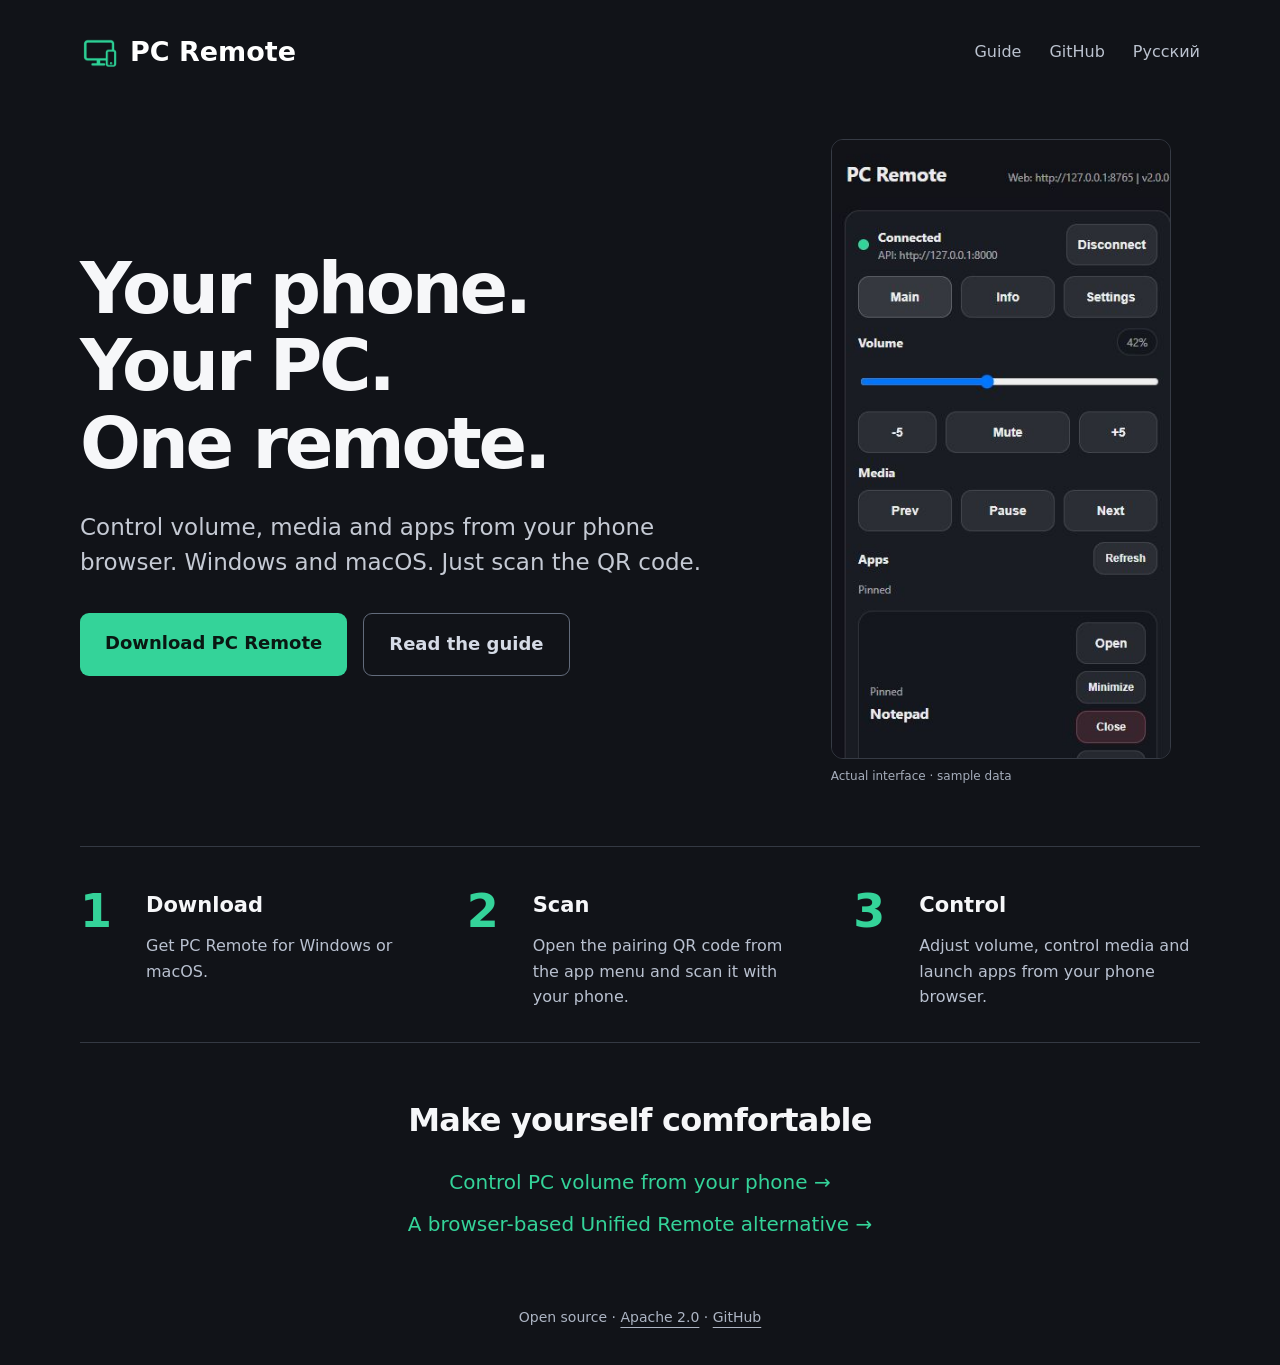
<file: site/index.html>
<!doctype html><html lang="en"><head><meta charset="utf-8"><meta name="viewport" content="width=device-width,initial-scale=1"><title>PC Remote — Control your PC or Mac from your phone browser</title><meta name="description" content="Control Windows or macOS volume, media and apps from Android or iPhone. Scan a QR code and use your browser. Free and open source."><meta name="theme-color" content="#111318"><link rel="canonical" href="https://mimaxon1.github.io/pc-remote/"><link rel="alternate" hreflang="ru" href="https://mimaxon1.github.io/pc-remote/ru/"><link rel="alternate" hreflang="en" href="https://mimaxon1.github.io/pc-remote/"><meta property="og:type" content="website"><meta property="og:title" content="PC Remote — Control your PC or Mac from your phone browser"><meta property="og:description" content="Control Windows or macOS volume, media and apps from Android or iPhone. Scan a QR code and use your browser. Free and open source."><meta property="og:url" content="https://mimaxon1.github.io/pc-remote/"><meta property="og:image" content="https://mimaxon1.github.io/pc-remote/assets/icon-512.png"><meta name="twitter:card" content="summary"><link rel="icon" href="assets/favicon.ico"><link rel="stylesheet" href="assets/style.css"><meta name="google-site-verification" content="b7jNO_bGwQRI9VNgt_EIz-l9uTp53AnBVvjVFn05sAQ" /></head><body><header><a class="brand" href=""><img src="assets/icon-192.png" alt="" width="40" height="40">PC Remote</a><nav aria-label="Navigation"><a href="guide/">Guide</a><a href="https://github.com/mimaxon1/pc-remote">GitHub</a><a href="ru/" lang="ru">Русский</a></nav></header><main><section class="hero"><div><h1>Your phone.<br>Your PC.<br>One remote.</h1><p class="lead">Control volume, media and apps from your phone browser. Windows and macOS. Just scan the QR code.</p><div class="actions"><a class="button" href="https://github.com/mimaxon1/pc-remote/releases/latest">Download PC Remote</a><a class="button secondary" href="guide/">Read the guide</a></div></div><figure class="preview"><img src="assets/controller-en.jpg" alt="PC Remote phone controller: volume, media and apps" width="390" height="940"><figcaption>Actual interface · sample data</figcaption></figure></section><section class="steps" aria-label="Setup"><div class="step"><b>1</b><div><h3>Download</h3><p>Get PC Remote for Windows or macOS.</p></div></div><div class="step"><b>2</b><div><h3>Scan</h3><p>Open the pairing QR code from the app menu and scan it with your phone.</p></div></div><div class="step"><b>3</b><div><h3>Control</h3><p>Adjust volume, control media and launch apps from your phone browser.</p></div></div></section><section class="guides"><h2>Make yourself comfortable</h2><a href="control-pc-volume-from-phone/">Control PC volume from your phone →</a><a href="unified-remote-alternative/">A browser-based Unified Remote alternative →</a></section></main><footer>Open source · <a href="https://github.com/mimaxon1/pc-remote/blob/main/LICENSE">Apache 2.0</a> · <a href="https://github.com/mimaxon1/pc-remote">GitHub</a></footer></body></html>
</file>
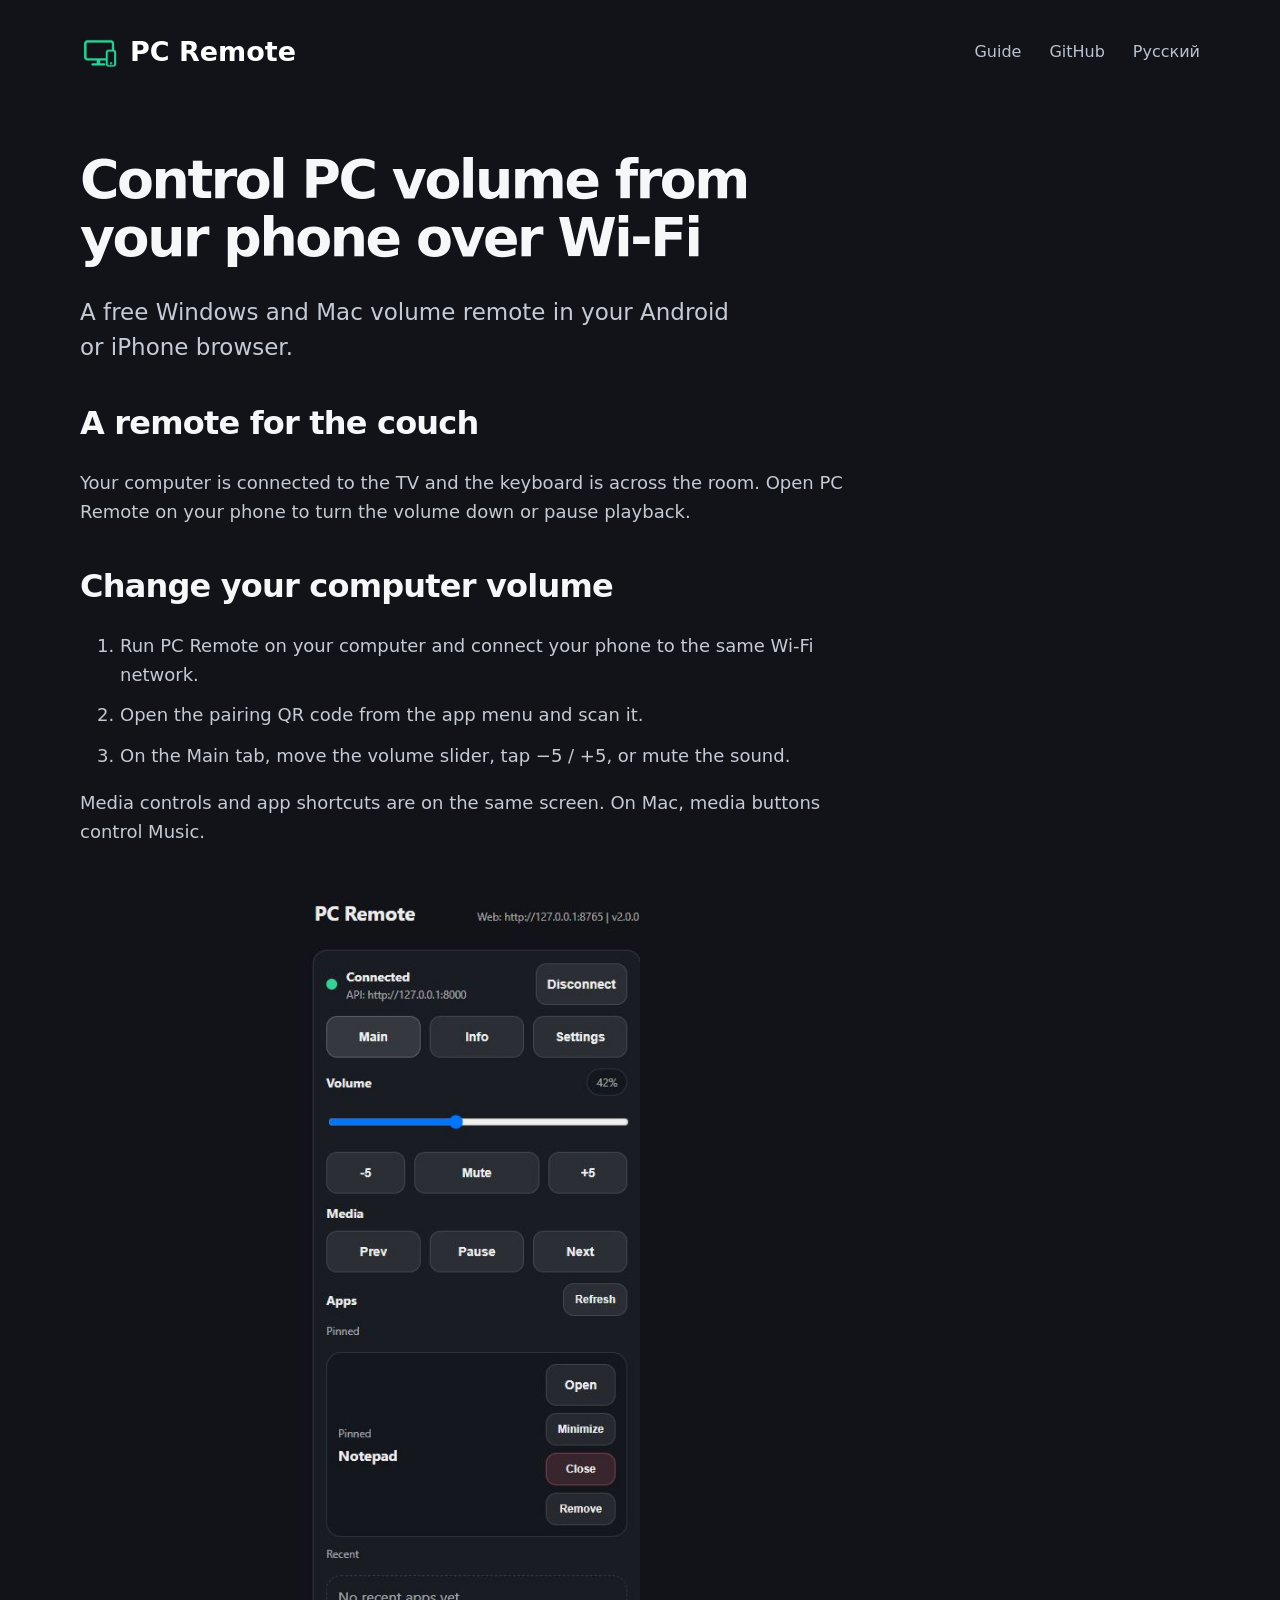
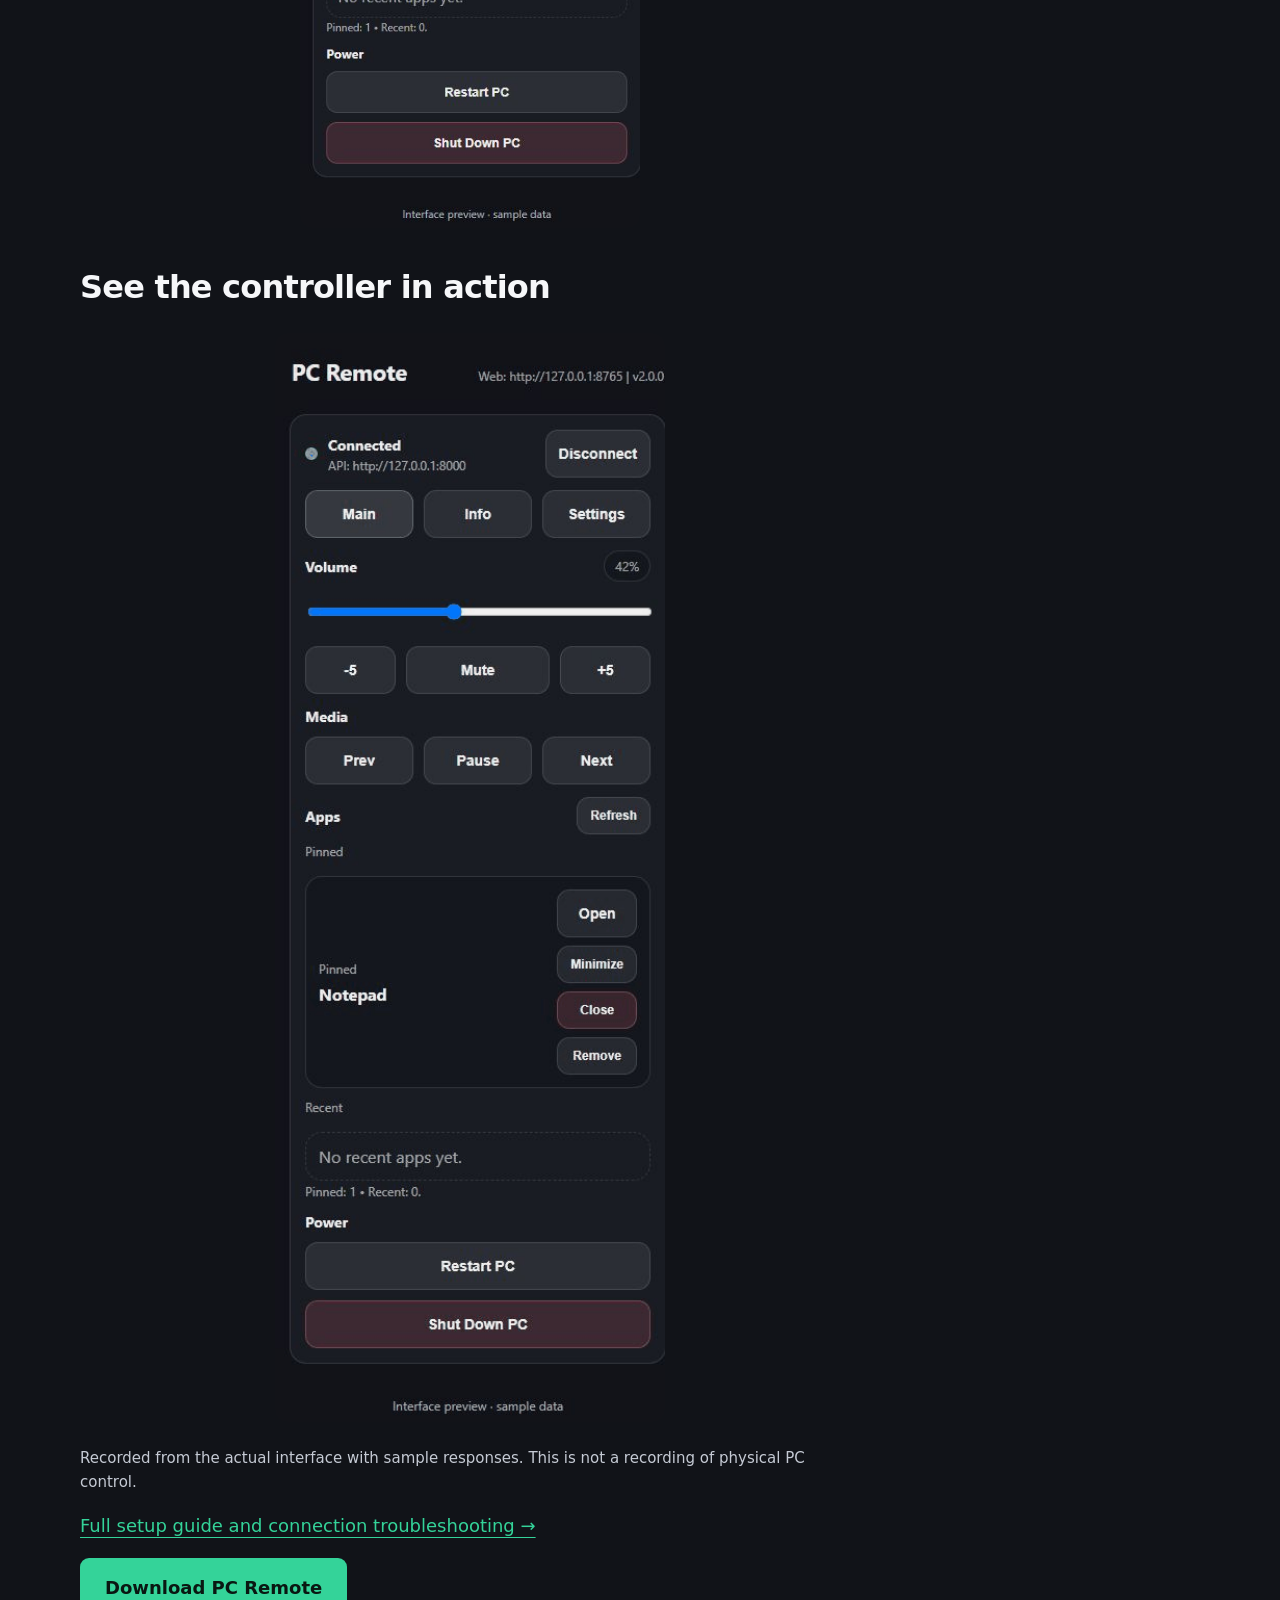
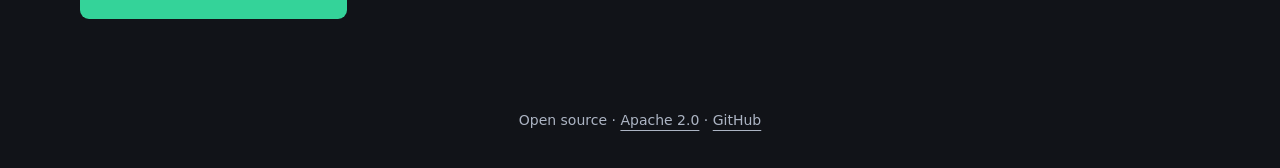
<file: site/control-pc-volume-from-phone/index.html>
<!doctype html><html lang="en"><head><meta charset="utf-8"><meta name="viewport" content="width=device-width,initial-scale=1"><title>Control PC volume from your phone over Wi-Fi | PC Remote</title><meta name="description" content="A free Windows and Mac volume remote in your Android or iPhone browser."><meta name="theme-color" content="#111318"><link rel="canonical" href="https://mimaxon1.github.io/pc-remote/control-pc-volume-from-phone/"><link rel="alternate" hreflang="ru" href="https://mimaxon1.github.io/pc-remote/ru/control-pc-volume-from-phone/"><link rel="alternate" hreflang="en" href="https://mimaxon1.github.io/pc-remote/control-pc-volume-from-phone/"><meta property="og:type" content="website"><meta property="og:title" content="Control PC volume from your phone over Wi-Fi | PC Remote"><meta property="og:description" content="A free Windows and Mac volume remote in your Android or iPhone browser."><meta property="og:url" content="https://mimaxon1.github.io/pc-remote/control-pc-volume-from-phone/"><meta property="og:image" content="https://mimaxon1.github.io/pc-remote/assets/icon-512.png"><meta name="twitter:card" content="summary"><link rel="icon" href="../assets/favicon.ico"><link rel="stylesheet" href="../assets/style.css"></head><body><header><a class="brand" href="../"><img src="../assets/icon-192.png" alt="" width="40" height="40">PC Remote</a><nav aria-label="Navigation"><a href="../guide/">Guide</a><a href="https://github.com/mimaxon1/pc-remote">GitHub</a><a href="../ru/control-pc-volume-from-phone/" lang="ru">Русский</a></nav></header><main><article class="article"><h1>Control PC volume from your phone over Wi-Fi</h1><p class="lead">A free Windows and Mac volume remote in your Android or iPhone browser.</p><h2>A remote for the couch</h2><p>Your computer is connected to the TV and the keyboard is across the room. Open PC Remote on your phone to turn the volume down or pause playback.</p><h2>Change your computer volume</h2><ol><li>Run PC Remote on your computer and connect your phone to the same Wi-Fi network.</li><li>Open the pairing QR code from the app menu and scan it.</li><li>On the Main tab, move the volume slider, tap −5 / +5, or mute the sound.</li></ol><p>Media controls and app shortcuts are on the same screen. On Mac, media buttons control Music.</p><img class="shot" src="../assets/controller-en.jpg" alt="PC Remote volume slider and media buttons" width="390"><h2>See the controller in action</h2><img class="demo" src="../assets/controller-demo.gif" alt="Volume control interface demonstration"><p class="note">Recorded from the actual interface with sample responses. This is not a recording of physical PC control.</p><p><a href="../guide/">Full setup guide and connection troubleshooting →</a></p><p><a class="button" href="https://github.com/mimaxon1/pc-remote/releases/latest">Download PC Remote</a></p></article></main><footer>Open source · <a href="https://github.com/mimaxon1/pc-remote/blob/main/LICENSE">Apache 2.0</a> · <a href="https://github.com/mimaxon1/pc-remote">GitHub</a></footer></body></html>
</file>
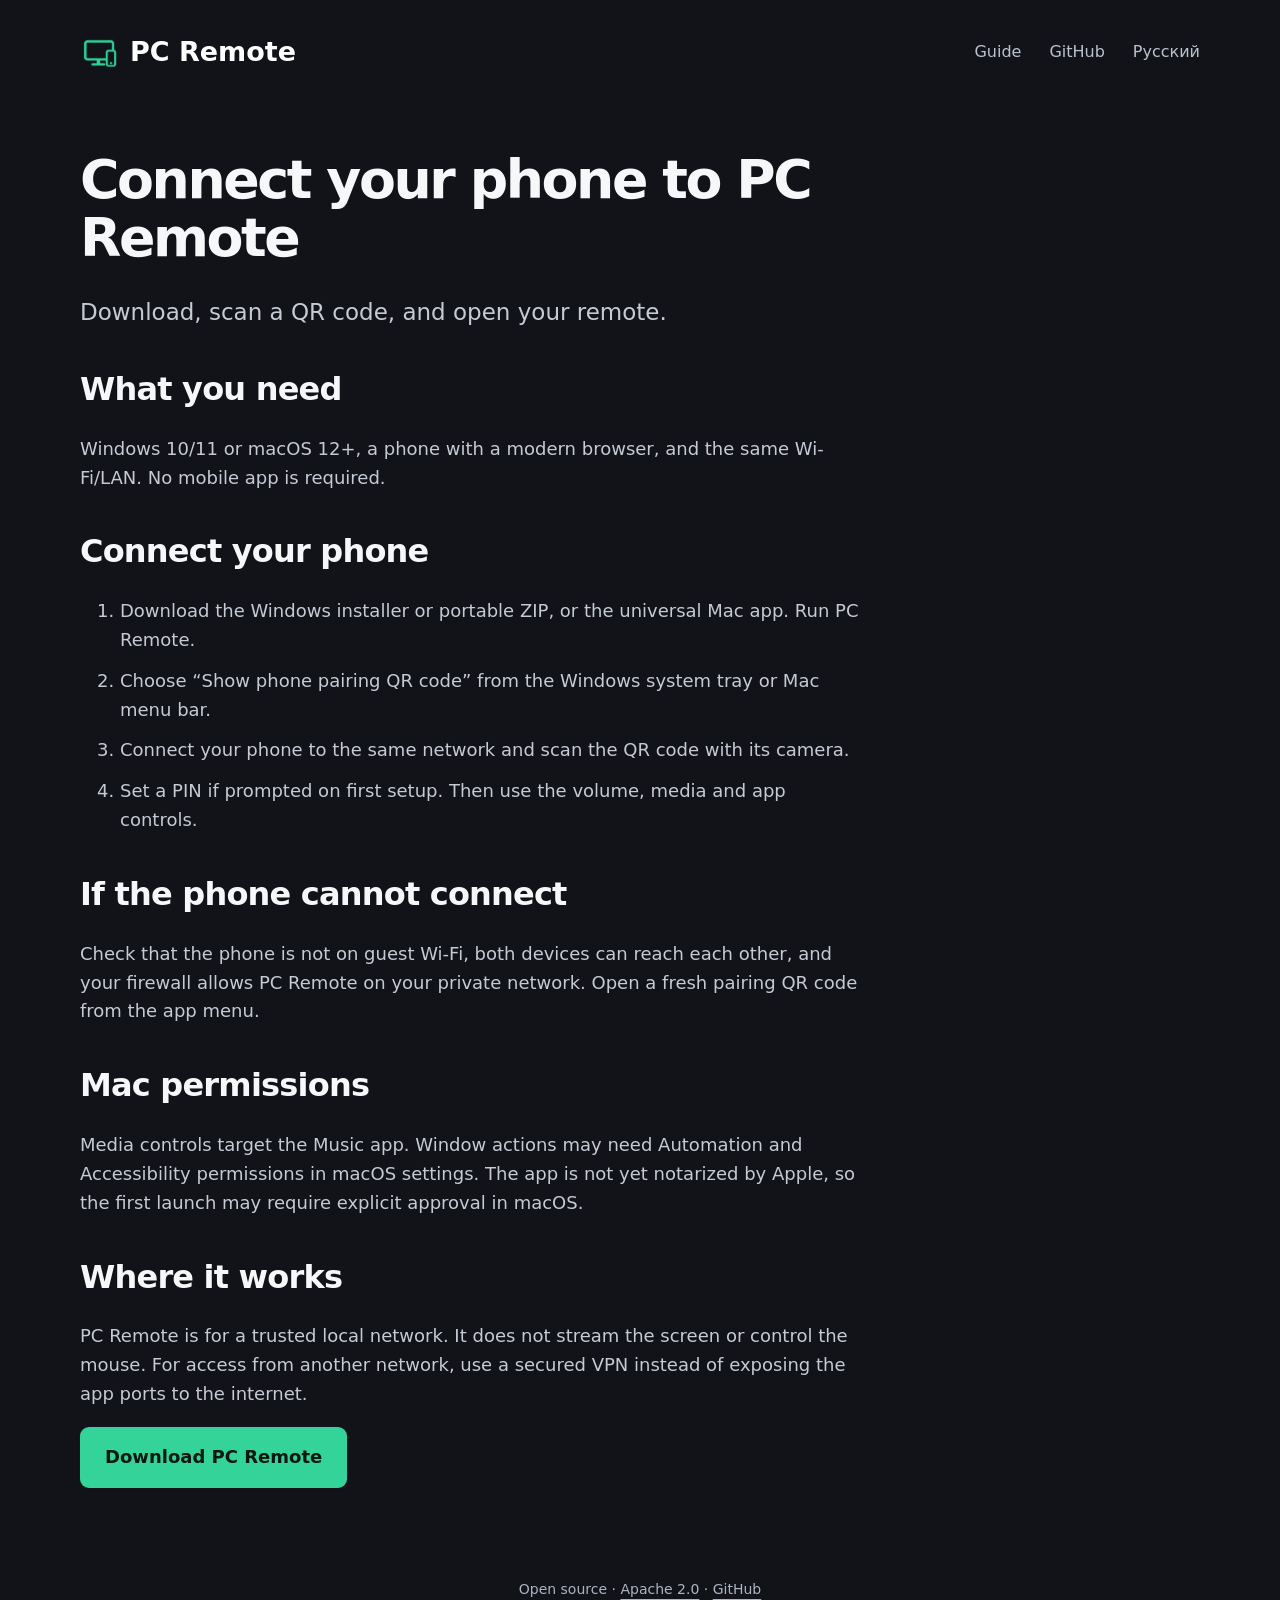
<file: site/guide/index.html>
<!doctype html><html lang="en"><head><meta charset="utf-8"><meta name="viewport" content="width=device-width,initial-scale=1"><title>Connect your phone to PC Remote | PC Remote</title><meta name="description" content="Download, scan a QR code, and open your remote."><meta name="theme-color" content="#111318"><link rel="canonical" href="https://mimaxon1.github.io/pc-remote/guide/"><link rel="alternate" hreflang="ru" href="https://mimaxon1.github.io/pc-remote/ru/guide/"><link rel="alternate" hreflang="en" href="https://mimaxon1.github.io/pc-remote/guide/"><meta property="og:type" content="website"><meta property="og:title" content="Connect your phone to PC Remote | PC Remote"><meta property="og:description" content="Download, scan a QR code, and open your remote."><meta property="og:url" content="https://mimaxon1.github.io/pc-remote/guide/"><meta property="og:image" content="https://mimaxon1.github.io/pc-remote/assets/icon-512.png"><meta name="twitter:card" content="summary"><link rel="icon" href="../assets/favicon.ico"><link rel="stylesheet" href="../assets/style.css"></head><body><header><a class="brand" href="../"><img src="../assets/icon-192.png" alt="" width="40" height="40">PC Remote</a><nav aria-label="Navigation"><a href="../guide/">Guide</a><a href="https://github.com/mimaxon1/pc-remote">GitHub</a><a href="../ru/guide/" lang="ru">Русский</a></nav></header><main><article class="article"><h1>Connect your phone to PC Remote</h1><p class="lead">Download, scan a QR code, and open your remote.</p><h2>What you need</h2><p>Windows 10/11 or macOS 12+, a phone with a modern browser, and the same Wi-Fi/LAN. No mobile app is required.</p><h2>Connect your phone</h2><ol><li>Download the Windows installer or portable ZIP, or the universal Mac app. Run PC Remote.</li><li>Choose “Show phone pairing QR code” from the Windows system tray or Mac menu bar.</li><li>Connect your phone to the same network and scan the QR code with its camera.</li><li>Set a PIN if prompted on first setup. Then use the volume, media and app controls.</li></ol><h2>If the phone cannot connect</h2><p>Check that the phone is not on guest Wi-Fi, both devices can reach each other, and your firewall allows PC Remote on your private network. Open a fresh pairing QR code from the app menu.</p><h2>Mac permissions</h2><p>Media controls target the Music app. Window actions may need Automation and Accessibility permissions in macOS settings. The app is not yet notarized by Apple, so the first launch may require explicit approval in macOS.</p><h2>Where it works</h2><p>PC Remote is for a trusted local network. It does not stream the screen or control the mouse. For access from another network, use a secured VPN instead of exposing the app ports to the internet.</p><p><a class="button" href="https://github.com/mimaxon1/pc-remote/releases/latest">Download PC Remote</a></p></article></main><footer>Open source · <a href="https://github.com/mimaxon1/pc-remote/blob/main/LICENSE">Apache 2.0</a> · <a href="https://github.com/mimaxon1/pc-remote">GitHub</a></footer></body></html>
</file>
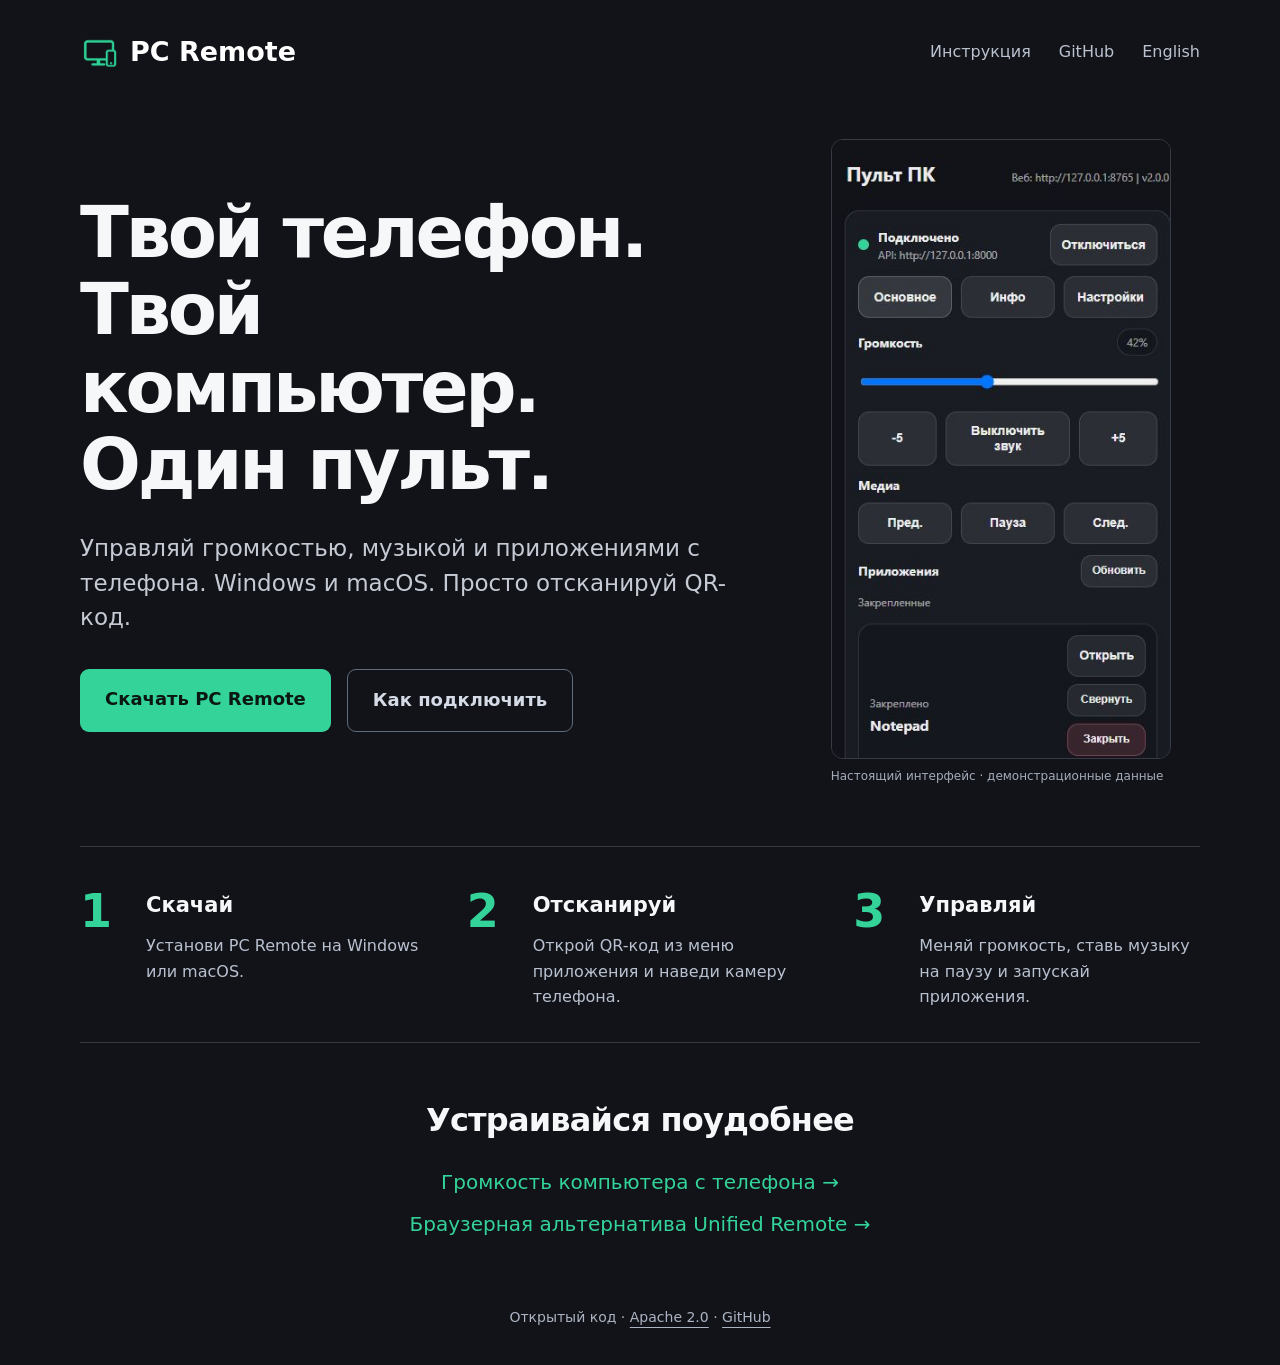
<file: site/ru/index.html>
<!doctype html><html lang="ru"><head><meta charset="utf-8"><meta name="viewport" content="width=device-width,initial-scale=1"><title>PC Remote — пульт для компьютера с телефона через браузер</title><meta name="description" content="Управляйте громкостью, музыкой и приложениями Windows и macOS с телефона. Отсканируйте QR-код и откройте пульт в браузере."><meta name="theme-color" content="#111318"><link rel="canonical" href="https://mimaxon1.github.io/pc-remote/ru/"><link rel="alternate" hreflang="en" href="https://mimaxon1.github.io/pc-remote/"><link rel="alternate" hreflang="ru" href="https://mimaxon1.github.io/pc-remote/ru/"><meta property="og:type" content="website"><meta property="og:title" content="PC Remote — пульт для компьютера с телефона через браузер"><meta property="og:description" content="Управляйте громкостью, музыкой и приложениями Windows и macOS с телефона. Отсканируйте QR-код и откройте пульт в браузере."><meta property="og:url" content="https://mimaxon1.github.io/pc-remote/ru/"><meta property="og:image" content="https://mimaxon1.github.io/pc-remote/assets/icon-512.png"><meta name="twitter:card" content="summary"><link rel="icon" href="../assets/favicon.ico"><link rel="stylesheet" href="../assets/style.css"></head><body><header><a class="brand" href="../ru/"><img src="../assets/icon-192.png" alt="" width="40" height="40">PC Remote</a><nav aria-label="Навигация"><a href="../ru/guide/">Инструкция</a><a href="https://github.com/mimaxon1/pc-remote">GitHub</a><a href="../" lang="en">English</a></nav></header><main><section class="hero"><div><h1>Твой телефон.<br>Твой компьютер.<br>Один пульт.</h1><p class="lead">Управляй громкостью, музыкой и приложениями с телефона. Windows и macOS. Просто отсканируй QR-код.</p><div class="actions"><a class="button" href="https://github.com/mimaxon1/pc-remote/releases/latest">Скачать PC Remote</a><a class="button secondary" href="guide/">Как подключить</a></div></div><figure class="preview"><img src="../assets/controller-ru.jpg" alt="Пульт PC Remote: громкость, музыка и приложения" width="390" height="940"><figcaption>Настоящий интерфейс · демонстрационные данные</figcaption></figure></section><section class="steps" aria-label="Подключение"><div class="step"><b>1</b><div><h3>Скачай</h3><p>Установи PC Remote на Windows или macOS.</p></div></div><div class="step"><b>2</b><div><h3>Отсканируй</h3><p>Открой QR-код из меню приложения и наведи камеру телефона.</p></div></div><div class="step"><b>3</b><div><h3>Управляй</h3><p>Меняй громкость, ставь музыку на паузу и запускай приложения.</p></div></div></section><section class="guides"><h2>Устраивайся поудобнее</h2><a href="control-pc-volume-from-phone/">Громкость компьютера с телефона →</a><a href="unified-remote-alternative/">Браузерная альтернатива Unified Remote →</a></section></main><footer>Открытый код · <a href="https://github.com/mimaxon1/pc-remote/blob/main/LICENSE">Apache 2.0</a> · <a href="https://github.com/mimaxon1/pc-remote">GitHub</a></footer></body></html>
</file>
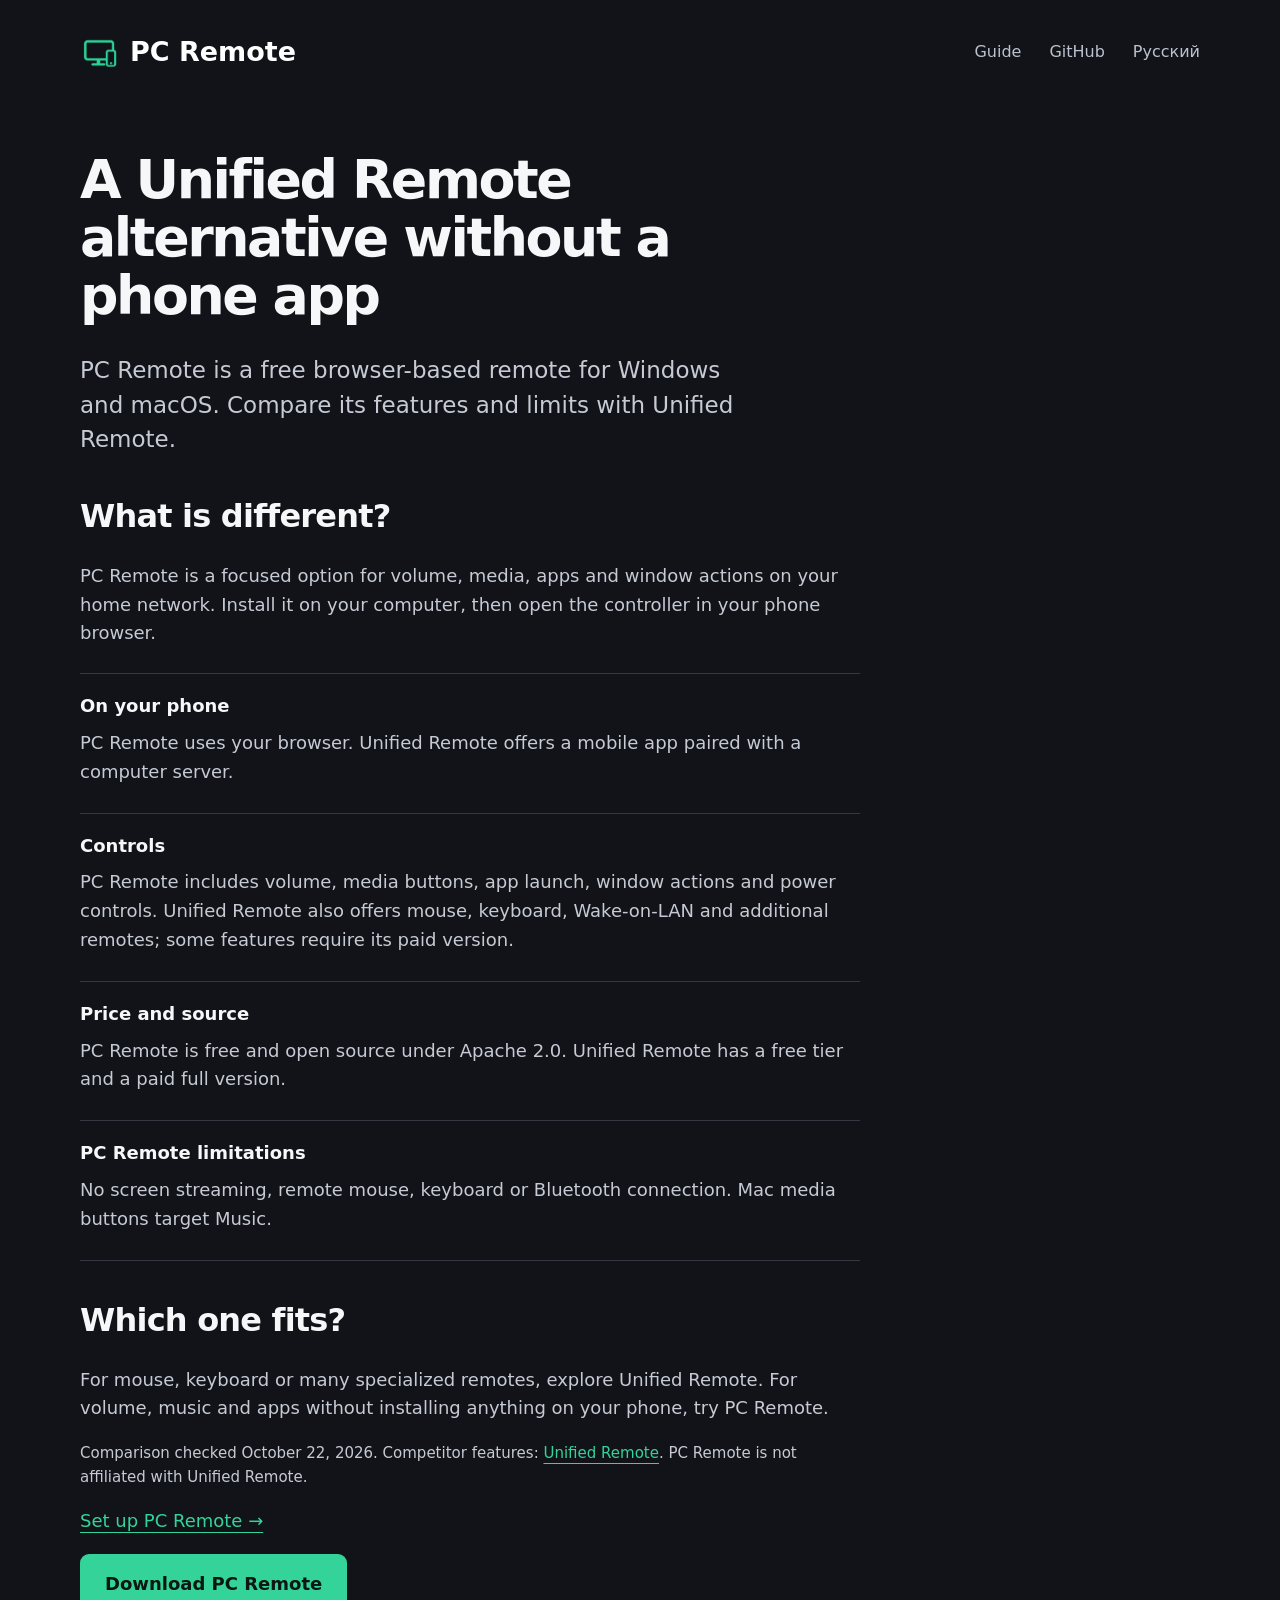
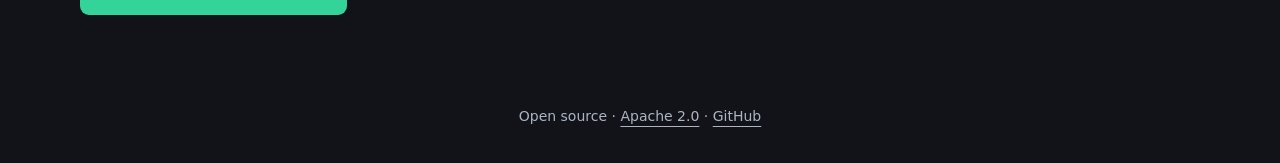
<file: site/unified-remote-alternative/index.html>
<!doctype html><html lang="en"><head><meta charset="utf-8"><meta name="viewport" content="width=device-width,initial-scale=1"><title>A Unified Remote alternative without a phone app | PC Remote</title><meta name="description" content="PC Remote is a free browser-based remote for Windows and macOS. Compare its features and limits with Unified Remote."><meta name="theme-color" content="#111318"><link rel="canonical" href="https://mimaxon1.github.io/pc-remote/unified-remote-alternative/"><link rel="alternate" hreflang="ru" href="https://mimaxon1.github.io/pc-remote/ru/unified-remote-alternative/"><link rel="alternate" hreflang="en" href="https://mimaxon1.github.io/pc-remote/unified-remote-alternative/"><meta property="og:type" content="website"><meta property="og:title" content="A Unified Remote alternative without a phone app | PC Remote"><meta property="og:description" content="PC Remote is a free browser-based remote for Windows and macOS. Compare its features and limits with Unified Remote."><meta property="og:url" content="https://mimaxon1.github.io/pc-remote/unified-remote-alternative/"><meta property="og:image" content="https://mimaxon1.github.io/pc-remote/assets/icon-512.png"><meta name="twitter:card" content="summary"><link rel="icon" href="../assets/favicon.ico"><link rel="stylesheet" href="../assets/style.css"></head><body><header><a class="brand" href="../"><img src="../assets/icon-192.png" alt="" width="40" height="40">PC Remote</a><nav aria-label="Navigation"><a href="../guide/">Guide</a><a href="https://github.com/mimaxon1/pc-remote">GitHub</a><a href="../ru/unified-remote-alternative/" lang="ru">Русский</a></nav></header><main><article class="article"><h1>A Unified Remote alternative without a phone app</h1><p class="lead">PC Remote is a free browser-based remote for Windows and macOS. Compare its features and limits with Unified Remote.</p><h2>What is different?</h2><p>PC Remote is a focused option for volume, media, apps and window actions on your home network. Install it on your computer, then open the controller in your phone browser.</p><dl class="comparison"><div><dt>On your phone</dt><dd>PC Remote uses your browser. Unified Remote offers a mobile app paired with a computer server.</dd></div><div><dt>Controls</dt><dd>PC Remote includes volume, media buttons, app launch, window actions and power controls. Unified Remote also offers mouse, keyboard, Wake-on-LAN and additional remotes; some features require its paid version.</dd></div><div><dt>Price and source</dt><dd>PC Remote is free and open source under Apache 2.0. Unified Remote has a free tier and a paid full version.</dd></div><div><dt>PC Remote limitations</dt><dd>No screen streaming, remote mouse, keyboard or Bluetooth connection. Mac media buttons target Music.</dd></div></dl><h2>Which one fits?</h2><p>For mouse, keyboard or many specialized remotes, explore Unified Remote. For volume, music and apps without installing anything on your phone, try PC Remote.</p><p class="note">Comparison checked October 22, 2026. Competitor features: <a href="https://www.unifiedremote.com/features">Unified Remote</a>. PC Remote is not affiliated with Unified Remote.</p><p><a href="../guide/">Set up PC Remote →</a></p><p><a class="button" href="https://github.com/mimaxon1/pc-remote/releases/latest">Download PC Remote</a></p></article></main><footer>Open source · <a href="https://github.com/mimaxon1/pc-remote/blob/main/LICENSE">Apache 2.0</a> · <a href="https://github.com/mimaxon1/pc-remote">GitHub</a></footer></body></html>
</file>
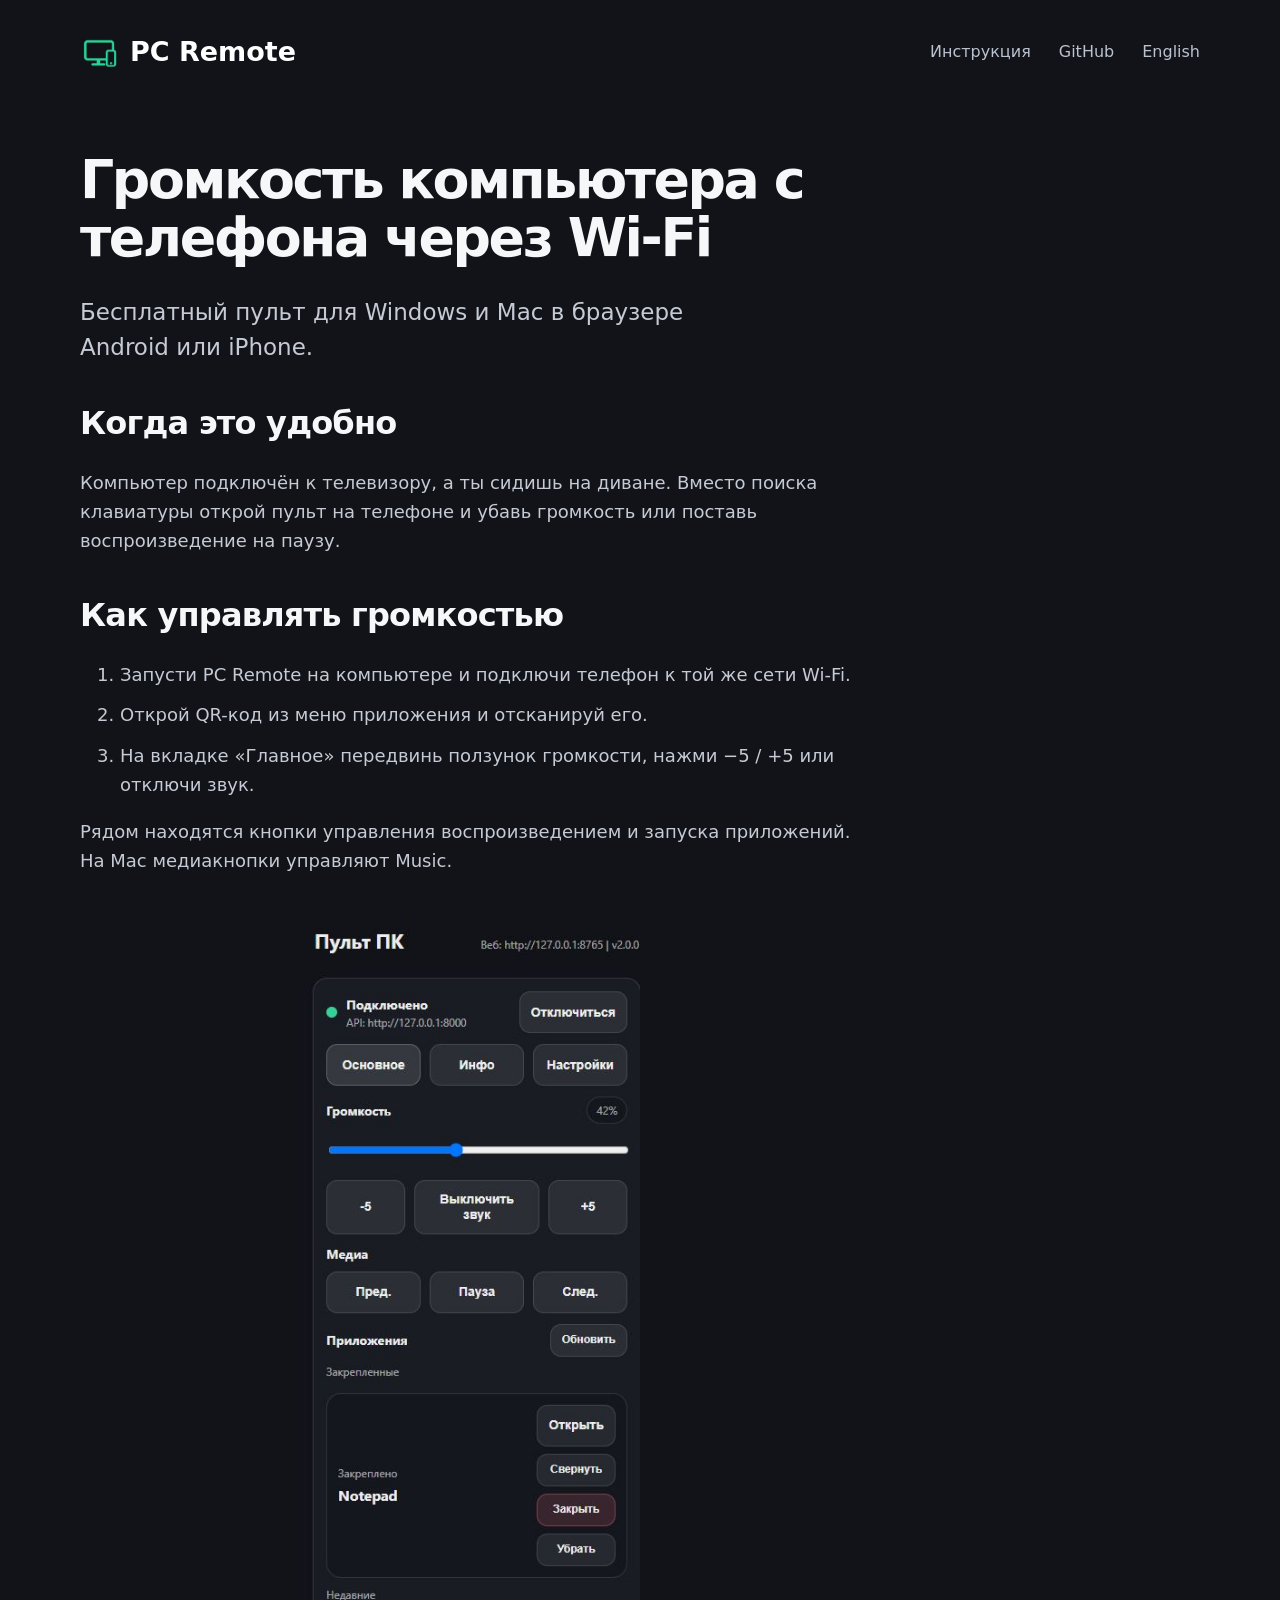
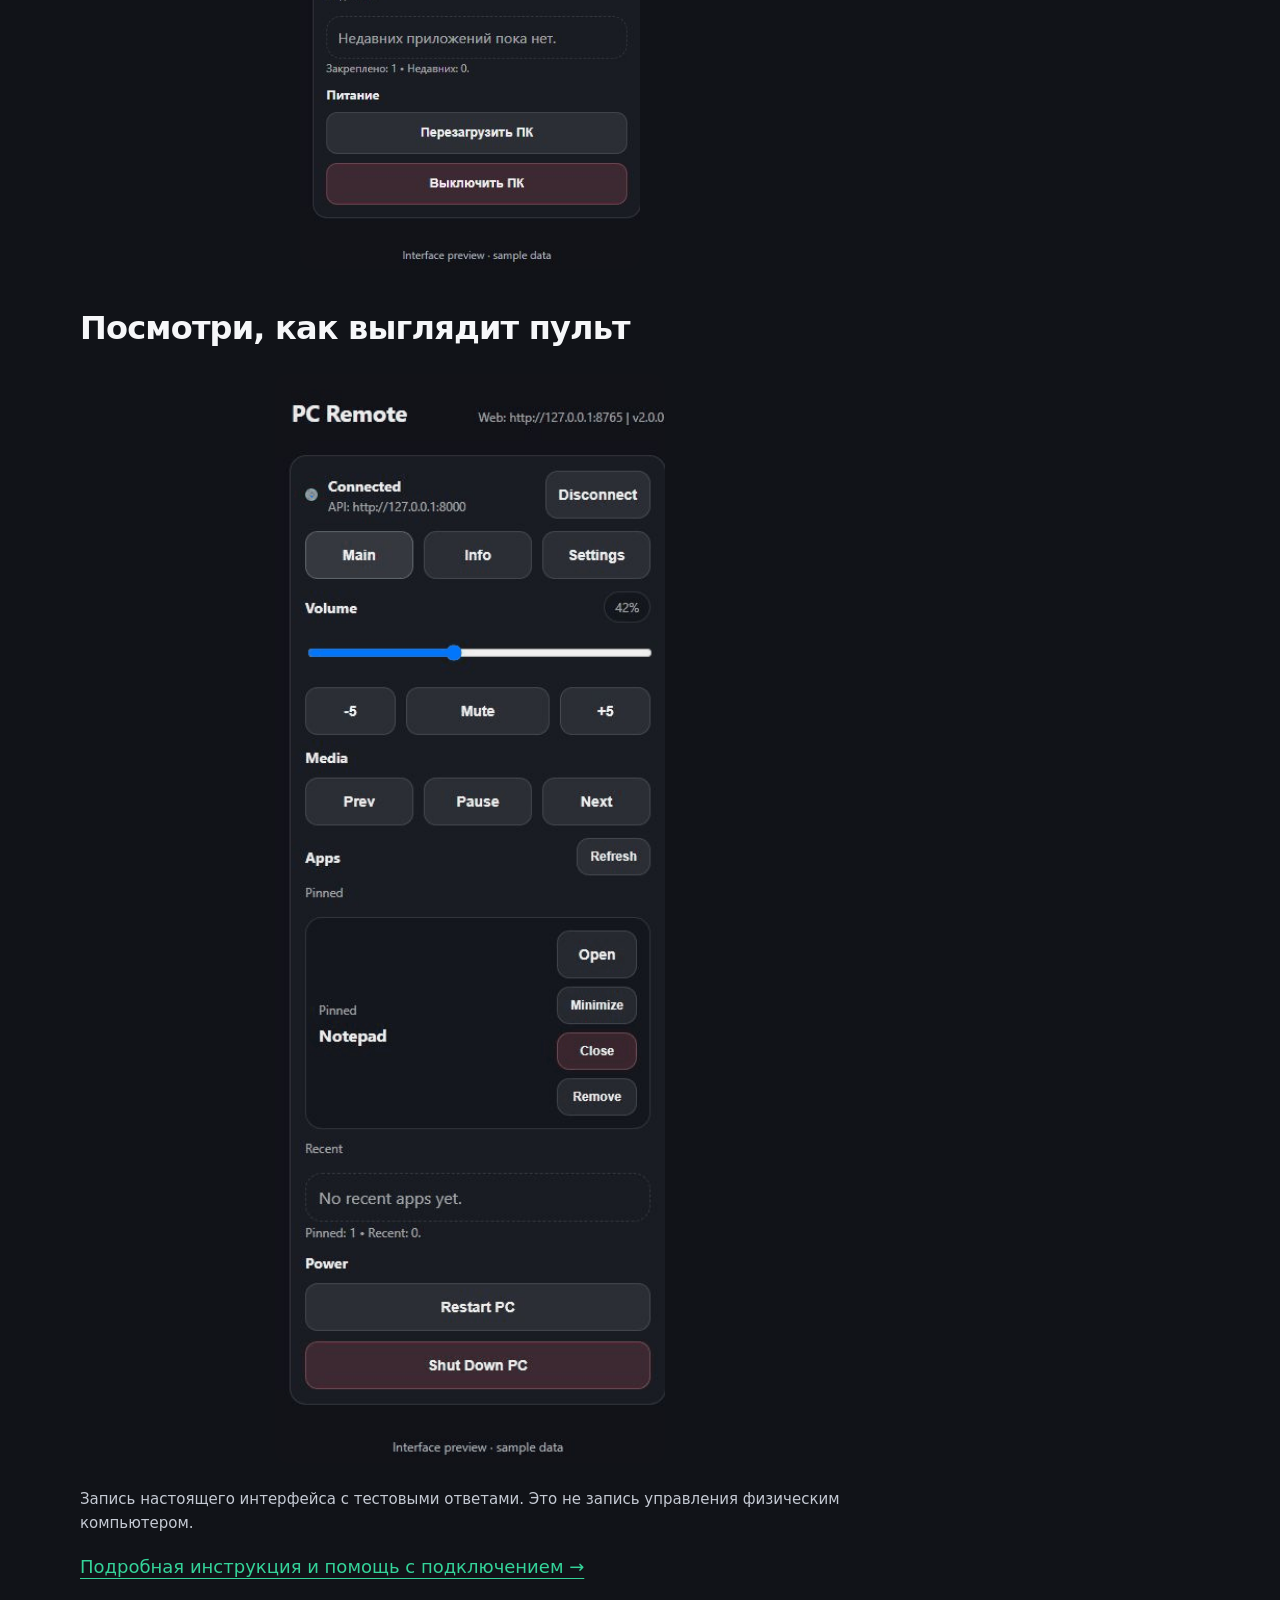
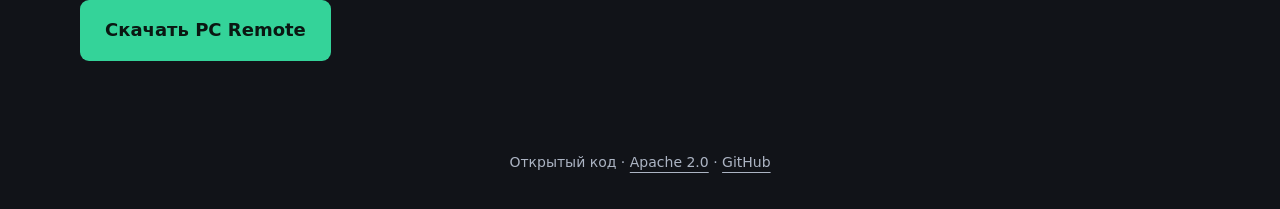
<file: site/ru/control-pc-volume-from-phone/index.html>
<!doctype html><html lang="ru"><head><meta charset="utf-8"><meta name="viewport" content="width=device-width,initial-scale=1"><title>Громкость компьютера с телефона через Wi-Fi | PC Remote</title><meta name="description" content="Бесплатный пульт для Windows и Mac в браузере Android или iPhone."><meta name="theme-color" content="#111318"><link rel="canonical" href="https://mimaxon1.github.io/pc-remote/ru/control-pc-volume-from-phone/"><link rel="alternate" hreflang="en" href="https://mimaxon1.github.io/pc-remote/control-pc-volume-from-phone/"><link rel="alternate" hreflang="ru" href="https://mimaxon1.github.io/pc-remote/ru/control-pc-volume-from-phone/"><meta property="og:type" content="website"><meta property="og:title" content="Громкость компьютера с телефона через Wi-Fi | PC Remote"><meta property="og:description" content="Бесплатный пульт для Windows и Mac в браузере Android или iPhone."><meta property="og:url" content="https://mimaxon1.github.io/pc-remote/ru/control-pc-volume-from-phone/"><meta property="og:image" content="https://mimaxon1.github.io/pc-remote/assets/icon-512.png"><meta name="twitter:card" content="summary"><link rel="icon" href="../../assets/favicon.ico"><link rel="stylesheet" href="../../assets/style.css"></head><body><header><a class="brand" href="../../ru/"><img src="../../assets/icon-192.png" alt="" width="40" height="40">PC Remote</a><nav aria-label="Навигация"><a href="../../ru/guide/">Инструкция</a><a href="https://github.com/mimaxon1/pc-remote">GitHub</a><a href="../../control-pc-volume-from-phone/" lang="en">English</a></nav></header><main><article class="article"><h1>Громкость компьютера с телефона через Wi-Fi</h1><p class="lead">Бесплатный пульт для Windows и Mac в браузере Android или iPhone.</p><h2>Когда это удобно</h2><p>Компьютер подключён к телевизору, а ты сидишь на диване. Вместо поиска клавиатуры открой пульт на телефоне и убавь громкость или поставь воспроизведение на паузу.</p><h2>Как управлять громкостью</h2><ol><li>Запусти PC Remote на компьютере и подключи телефон к той же сети Wi-Fi.</li><li>Открой QR-код из меню приложения и отсканируй его.</li><li>На вкладке «Главное» передвинь ползунок громкости, нажми −5 / +5 или отключи звук.</li></ol><p>Рядом находятся кнопки управления воспроизведением и запуска приложений. На Mac медиакнопки управляют Music.</p><img class="shot" src="../../assets/controller-ru.jpg" alt="Ползунок громкости и медиакнопки PC Remote" width="390"><h2>Посмотри, как выглядит пульт</h2><img class="demo" src="../../assets/controller-demo.gif" alt="Демонстрация кнопок громкости"><p class="note">Запись настоящего интерфейса с тестовыми ответами. Это не запись управления физическим компьютером.</p><p><a href="../guide/">Подробная инструкция и помощь с подключением →</a></p><p><a class="button" href="https://github.com/mimaxon1/pc-remote/releases/latest">Скачать PC Remote</a></p></article></main><footer>Открытый код · <a href="https://github.com/mimaxon1/pc-remote/blob/main/LICENSE">Apache 2.0</a> · <a href="https://github.com/mimaxon1/pc-remote">GitHub</a></footer></body></html>
</file>
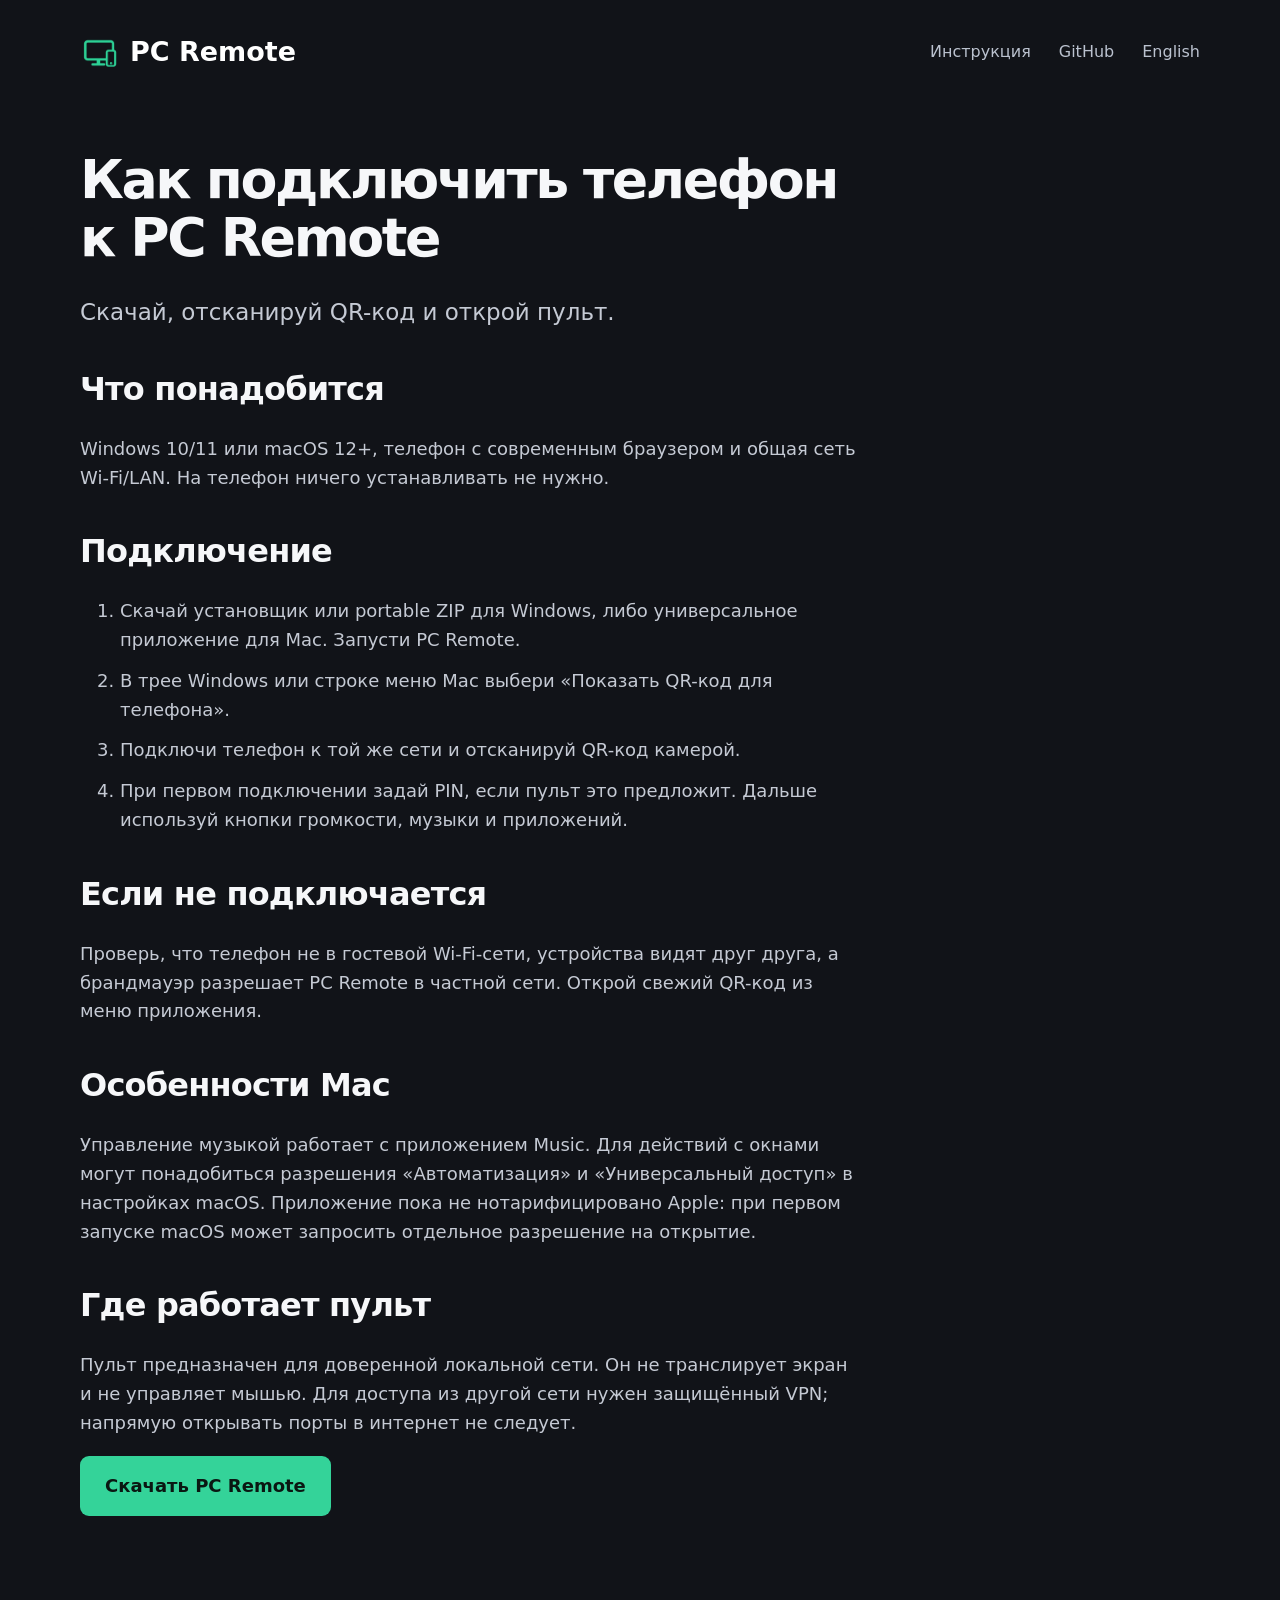
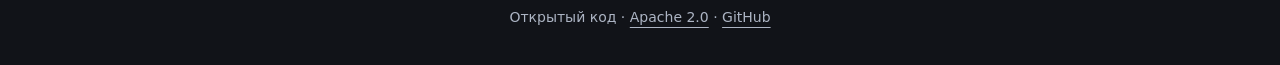
<file: site/ru/guide/index.html>
<!doctype html><html lang="ru"><head><meta charset="utf-8"><meta name="viewport" content="width=device-width,initial-scale=1"><title>Как подключить телефон к PC Remote | PC Remote</title><meta name="description" content="Скачай, отсканируй QR-код и открой пульт."><meta name="theme-color" content="#111318"><link rel="canonical" href="https://mimaxon1.github.io/pc-remote/ru/guide/"><link rel="alternate" hreflang="en" href="https://mimaxon1.github.io/pc-remote/guide/"><link rel="alternate" hreflang="ru" href="https://mimaxon1.github.io/pc-remote/ru/guide/"><meta property="og:type" content="website"><meta property="og:title" content="Как подключить телефон к PC Remote | PC Remote"><meta property="og:description" content="Скачай, отсканируй QR-код и открой пульт."><meta property="og:url" content="https://mimaxon1.github.io/pc-remote/ru/guide/"><meta property="og:image" content="https://mimaxon1.github.io/pc-remote/assets/icon-512.png"><meta name="twitter:card" content="summary"><link rel="icon" href="../../assets/favicon.ico"><link rel="stylesheet" href="../../assets/style.css"></head><body><header><a class="brand" href="../../ru/"><img src="../../assets/icon-192.png" alt="" width="40" height="40">PC Remote</a><nav aria-label="Навигация"><a href="../../ru/guide/">Инструкция</a><a href="https://github.com/mimaxon1/pc-remote">GitHub</a><a href="../../guide/" lang="en">English</a></nav></header><main><article class="article"><h1>Как подключить телефон к PC Remote</h1><p class="lead">Скачай, отсканируй QR-код и открой пульт.</p><h2>Что понадобится</h2><p>Windows 10/11 или macOS 12+, телефон с современным браузером и общая сеть Wi-Fi/LAN. На телефон ничего устанавливать не нужно.</p><h2>Подключение</h2><ol><li>Скачай установщик или portable ZIP для Windows, либо универсальное приложение для Mac. Запусти PC Remote.</li><li>В трее Windows или строке меню Mac выбери «Показать QR-код для телефона».</li><li>Подключи телефон к той же сети и отсканируй QR-код камерой.</li><li>При первом подключении задай PIN, если пульт это предложит. Дальше используй кнопки громкости, музыки и приложений.</li></ol><h2>Если не подключается</h2><p>Проверь, что телефон не в гостевой Wi-Fi-сети, устройства видят друг друга, а брандмауэр разрешает PC Remote в частной сети. Открой свежий QR-код из меню приложения.</p><h2>Особенности Mac</h2><p>Управление музыкой работает с приложением Music. Для действий с окнами могут понадобиться разрешения «Автоматизация» и «Универсальный доступ» в настройках macOS. Приложение пока не нотарифицировано Apple: при первом запуске macOS может запросить отдельное разрешение на открытие.</p><h2>Где работает пульт</h2><p>Пульт предназначен для доверенной локальной сети. Он не транслирует экран и не управляет мышью. Для доступа из другой сети нужен защищённый VPN; напрямую открывать порты в интернет не следует.</p><p><a class="button" href="https://github.com/mimaxon1/pc-remote/releases/latest">Скачать PC Remote</a></p></article></main><footer>Открытый код · <a href="https://github.com/mimaxon1/pc-remote/blob/main/LICENSE">Apache 2.0</a> · <a href="https://github.com/mimaxon1/pc-remote">GitHub</a></footer></body></html>
</file>
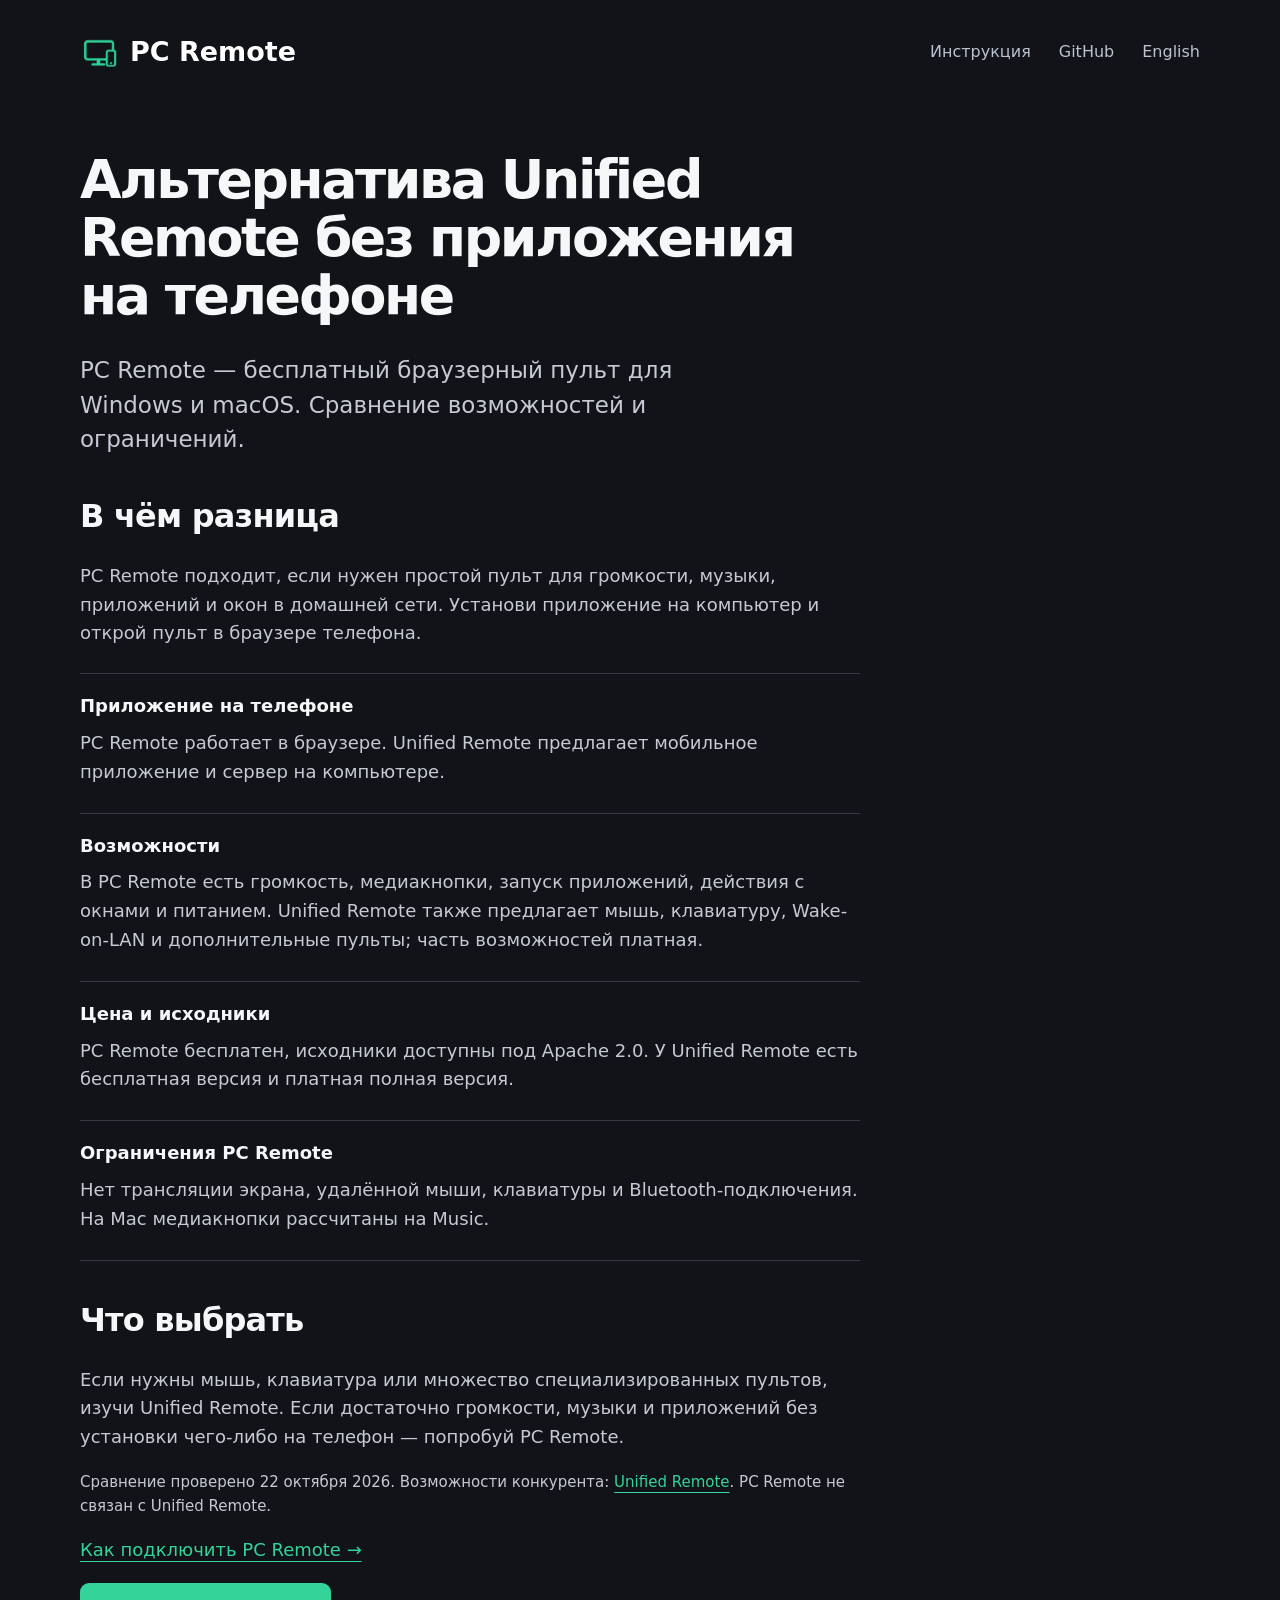
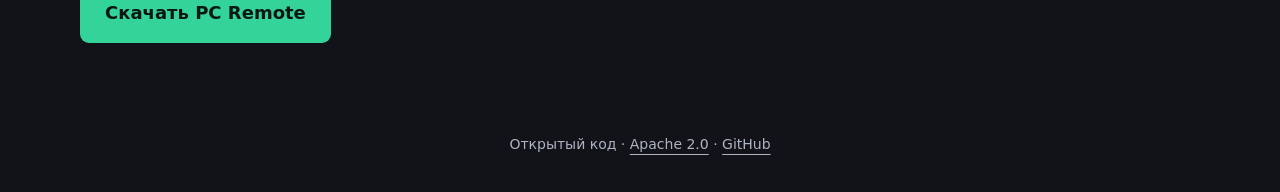
<file: site/ru/unified-remote-alternative/index.html>
<!doctype html><html lang="ru"><head><meta charset="utf-8"><meta name="viewport" content="width=device-width,initial-scale=1"><title>Альтернатива Unified Remote без приложения на телефоне | PC Remote</title><meta name="description" content="PC Remote — бесплатный браузерный пульт для Windows и macOS. Сравнение возможностей и ограничений."><meta name="theme-color" content="#111318"><link rel="canonical" href="https://mimaxon1.github.io/pc-remote/ru/unified-remote-alternative/"><link rel="alternate" hreflang="en" href="https://mimaxon1.github.io/pc-remote/unified-remote-alternative/"><link rel="alternate" hreflang="ru" href="https://mimaxon1.github.io/pc-remote/ru/unified-remote-alternative/"><meta property="og:type" content="website"><meta property="og:title" content="Альтернатива Unified Remote без приложения на телефоне | PC Remote"><meta property="og:description" content="PC Remote — бесплатный браузерный пульт для Windows и macOS. Сравнение возможностей и ограничений."><meta property="og:url" content="https://mimaxon1.github.io/pc-remote/ru/unified-remote-alternative/"><meta property="og:image" content="https://mimaxon1.github.io/pc-remote/assets/icon-512.png"><meta name="twitter:card" content="summary"><link rel="icon" href="../../assets/favicon.ico"><link rel="stylesheet" href="../../assets/style.css"></head><body><header><a class="brand" href="../../ru/"><img src="../../assets/icon-192.png" alt="" width="40" height="40">PC Remote</a><nav aria-label="Навигация"><a href="../../ru/guide/">Инструкция</a><a href="https://github.com/mimaxon1/pc-remote">GitHub</a><a href="../../unified-remote-alternative/" lang="en">English</a></nav></header><main><article class="article"><h1>Альтернатива Unified Remote без приложения на телефоне</h1><p class="lead">PC Remote — бесплатный браузерный пульт для Windows и macOS. Сравнение возможностей и ограничений.</p><h2>В чём разница</h2><p>PC Remote подходит, если нужен простой пульт для громкости, музыки, приложений и окон в домашней сети. Установи приложение на компьютер и открой пульт в браузере телефона.</p><dl class="comparison"><div><dt>Приложение на телефоне</dt><dd>PC Remote работает в браузере. Unified Remote предлагает мобильное приложение и сервер на компьютере.</dd></div><div><dt>Возможности</dt><dd>В PC Remote есть громкость, медиакнопки, запуск приложений, действия с окнами и питанием. Unified Remote также предлагает мышь, клавиатуру, Wake-on-LAN и дополнительные пульты; часть возможностей платная.</dd></div><div><dt>Цена и исходники</dt><dd>PC Remote бесплатен, исходники доступны под Apache 2.0. У Unified Remote есть бесплатная версия и платная полная версия.</dd></div><div><dt>Ограничения PC Remote</dt><dd>Нет трансляции экрана, удалённой мыши, клавиатуры и Bluetooth-подключения. На Mac медиакнопки рассчитаны на Music.</dd></div></dl><h2>Что выбрать</h2><p>Если нужны мышь, клавиатура или множество специализированных пультов, изучи Unified Remote. Если достаточно громкости, музыки и приложений без установки чего-либо на телефон — попробуй PC Remote.</p><p class="note">Сравнение проверено 22 октября 2026. Возможности конкурента: <a href="https://www.unifiedremote.com/features">Unified Remote</a>. PC Remote не связан с Unified Remote.</p><p><a href="../guide/">Как подключить PC Remote →</a></p><p><a class="button" href="https://github.com/mimaxon1/pc-remote/releases/latest">Скачать PC Remote</a></p></article></main><footer>Открытый код · <a href="https://github.com/mimaxon1/pc-remote/blob/main/LICENSE">Apache 2.0</a> · <a href="https://github.com/mimaxon1/pc-remote">GitHub</a></footer></body></html>
</file>
<file: site/assets/style.css>
*{box-sizing:border-box}html{color-scheme:dark;scroll-behavior:smooth}body{margin:0;background:#111318;color:#f6f7f9;font:18px/1.6 system-ui,-apple-system,Segoe UI,sans-serif}a{color:#34d399;text-underline-offset:5px}a:hover{color:#8ceecb}a:focus-visible{outline:3px solid #34d399;outline-offset:6px}header,main,footer{width:min(1120px,calc(100% - 64px));margin:auto}header{display:flex;justify-content:space-between;align-items:center;padding:30px 0;gap:24px}nav{display:flex;gap:28px}.brand{white-space:nowrap;display:flex;align-items:center;gap:10px;color:#fff;text-decoration:none;font-size:27px;font-weight:750}.brand img{width:40px;height:40px}nav a{color:#bbc2cf;text-decoration:none;font-size:16px}.hero{display:grid;grid-template-columns:1.65fr 1fr;gap:64px;align-items:center;padding:36px 0 60px}h1{font-size:clamp(42px,5.6vw,76px);line-height:1.08;letter-spacing:-.045em;margin:0 0 28px}h2{font-size:32px;line-height:1.2;letter-spacing:-.025em}h3{font-size:21px}.lead{font-size:23px;line-height:1.5;color:#c5cad4;max-width:660px}.actions{display:flex;flex-wrap:wrap;gap:16px;margin-top:34px}.button{display:inline-block;background:#34d399;color:#0a1712!important;font-weight:700;padding:16px 25px;border-radius:9px;text-decoration:none}.secondary{background:transparent;border:1px solid #626b7b;color:#d5dbe6!important}.preview{margin:0 auto;width:340px;max-width:100%}.preview img{display:block;width:100%;height:620px;object-fit:cover;object-position:top;border-radius:12px;border:1px solid #363b45}.preview figcaption{font-size:12px;color:#a5adbb;margin-top:8px}.steps{display:grid;grid-template-columns:repeat(3,1fr);gap:40px;border-block:1px solid #343943;padding:32px 0}.step{display:grid;grid-template-columns:46px 1fr;gap:20px}.step b{font-size:46px;line-height:1.4;color:#34d399}.step h3{margin:10px 0}.step p{margin:0;color:#b9c1d0;font-size:16px}.guides{text-align:center;padding:32px 0}.guides a{display:block;margin:10px 0;font-size:20px;text-decoration:none}footer{padding:24px 0 36px;color:#acb4c3;font-size:14px;text-align:center}footer a{color:inherit}.article{max-width:780px;padding:48px 0}.article h1{font-size:clamp(36px,4.2vw,58px)}.article h2{margin-top:40px}.article p,.article li{color:#c5cad4}.article li{margin:12px 0}.article img{max-width:100%;border-radius:12px}.article .shot{max-width:340px;display:block;margin:32px auto}.comparison{border-top:1px solid #343943;margin:25px 0}.comparison div{padding:18px 0;border-bottom:1px solid #343943}.comparison dt{font-weight:700}.comparison dd{margin:8px 0;color:#c5cad4}.demo{display:block;width:min(100%,390px);margin:24px auto;border-radius:12px}.note{font-size:15px;color:#a5adbb}video{max-width:100%}@media(max-width:760px){header,main,footer{width:calc(100% - 36px)}header{align-items:flex-start}.brand{font-size:20px}.brand img{width:30px;height:30px}nav{gap:16px;flex-wrap:wrap;justify-content:flex-end}nav a{font-size:14px}.hero{grid-template-columns:1fr;gap:35px;padding-top:25px}.lead{font-size:20px}.preview{max-width:340px}.steps{grid-template-columns:1fr;gap:20px}.guides h2{font-size:27px}.article{padding-top:24px}}@media(prefers-reduced-motion:reduce){html{scroll-behavior:auto}}@media(max-width:760px){header{flex-wrap:wrap;gap:14px}header nav{width:100%;justify-content:flex-start;gap:24px}}
</file>
